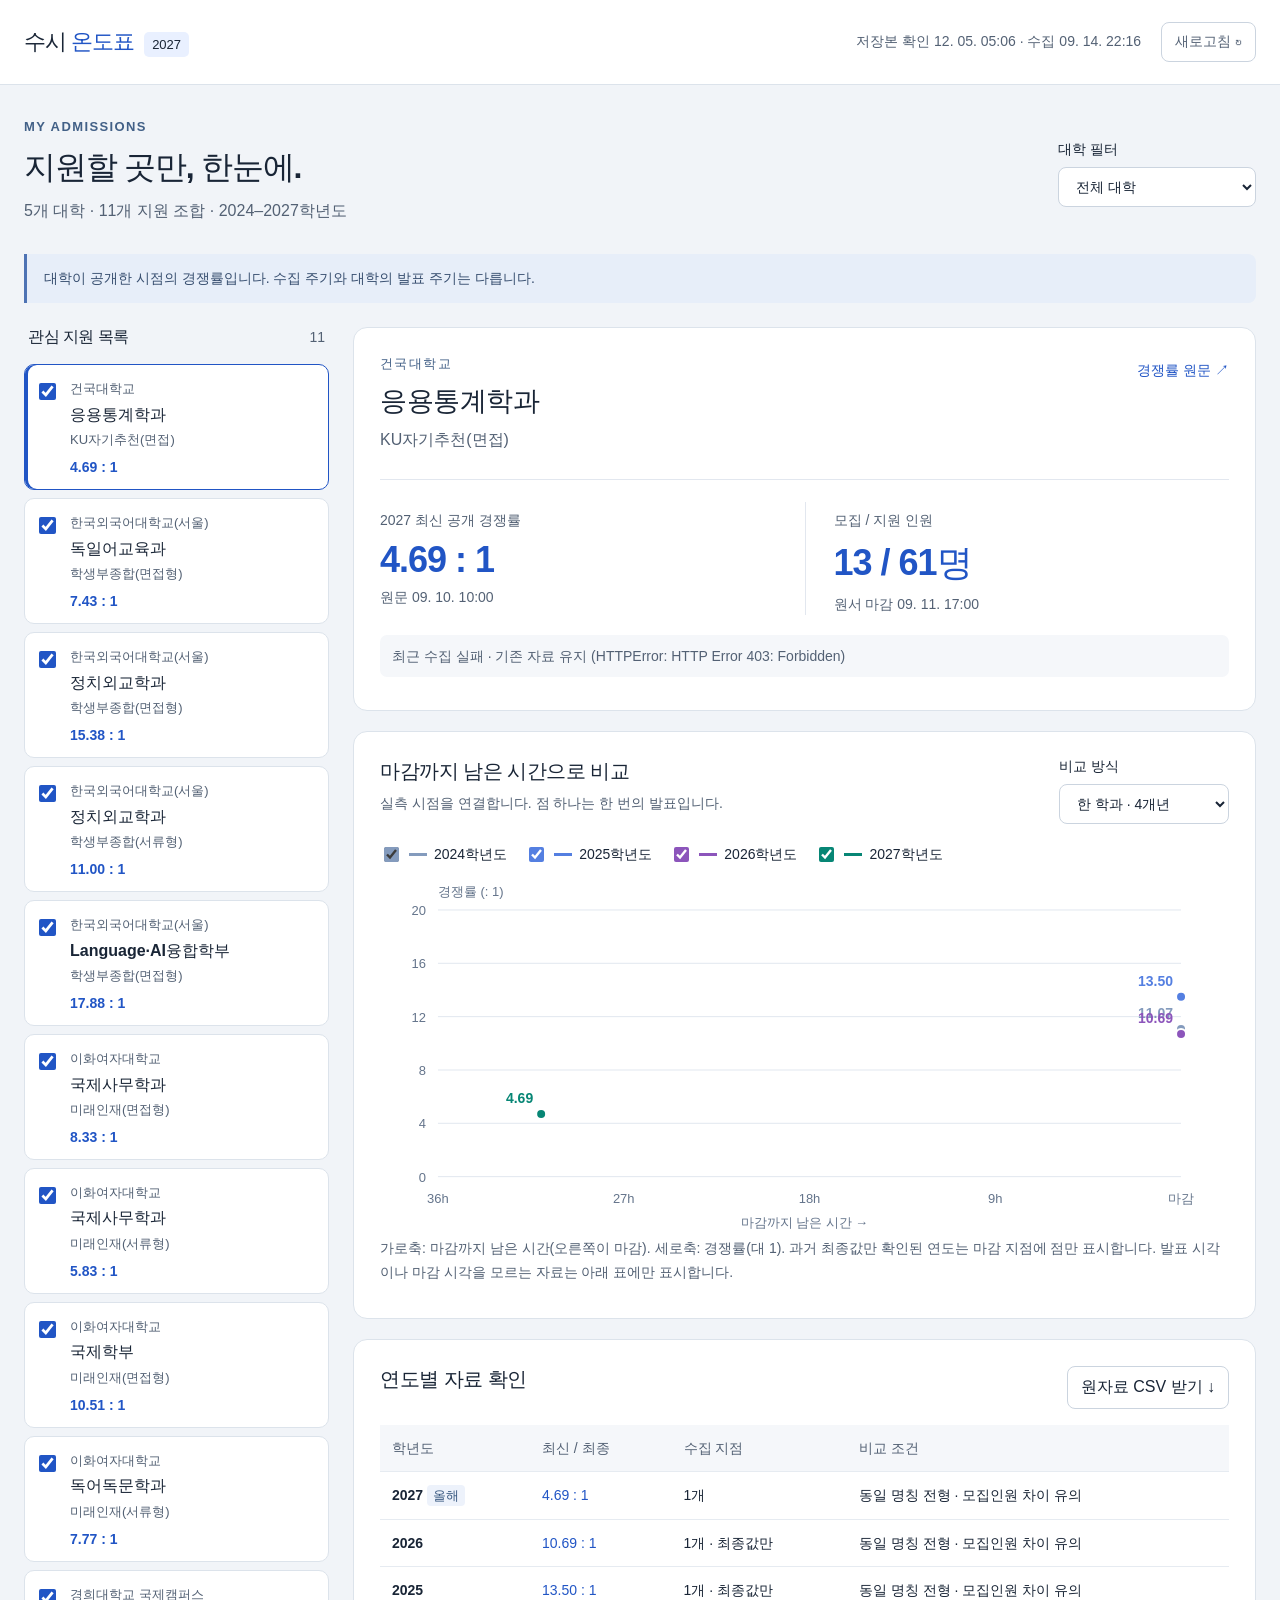
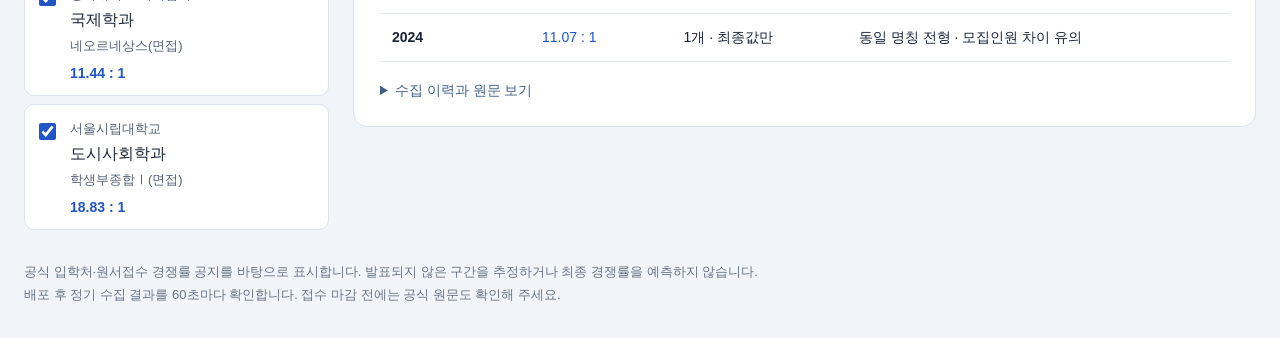
<file: site/index.html>
<!doctype html>
<html lang="ko"><head><meta charset="utf-8"><meta name="viewport" content="width=device-width,initial-scale=1"><meta name="description" content="관심 대학 11개 지원 조합의 수시 경쟁률과 연도별 추이 비교"><title>수시 온도표 · 2027 경쟁률</title><link rel="stylesheet" href="style.css"><script defer src="data.js"></script><script defer src="app.js"></script></head>
<body><header><a class="brand" href="./">수시 <b>온도표</b><span>2027</span></a><div class="header-right"><span id="refresh-status" role="status">저장 자료 불러오는 중</span><button id="refresh">새로고침 ↻</button></div></header>
<main><div class="heading"><div><p class="eyebrow">MY ADMISSIONS</p><h1>지원할 곳만, 한눈에.</h1><p>5개 대학 · 11개 지원 조합 · 2024–2027학년도</p></div><label class="school-label">대학 필터<select id="school"><option value="all">전체 대학</option></select></label></div>
<div class="notice" id="notice">대학이 공개한 시점의 경쟁률입니다. 수집 주기와 대학의 발표 주기는 다릅니다.</div>
<section class="workspace"><aside aria-label="지원 조합"><div class="aside-title"><h2>관심 지원 목록</h2><span id="count">11</span></div><div id="programs"></div></aside><div class="detail">
<section class="panel"><div class="detail-heading"><div><p id="university" class="eyebrow"></p><h2 id="department"></h2><p id="track"></p></div><a id="source" target="_blank" rel="noopener noreferrer">공식 원문 ↗</a></div><div class="metrics"><div><p>2027 최신 공개 경쟁률</p><strong id="ratio">—</strong><span id="source-time"></span></div><div><p>모집 / 지원 인원</p><strong id="counts">—</strong><span id="deadline"></span></div></div><p id="data-status" class="data-status"></p></section>
<section class="panel chart-panel"><div class="chart-heading"><div><h2>마감까지 남은 시간으로 비교</h2><p>실측 시점을 연결합니다. 점 하나는 한 번의 발표입니다.</p></div><label>비교 방식<select id="mode"><option value="years">한 학과 · 4개년</option><option value="programs">선택 학과 · 올해</option></select></label></div><div id="legend" class="legend"></div><div id="chart" class="chart"></div><p id="chart-note" class="small"></p></section>
<section class="panel"><div class="chart-heading"><h2>연도별 자료 확인</h2><button id="export">원자료 CSV 받기 ↓</button></div><div class="table-wrap"><table><thead><tr><th>학년도</th><th>최신 / 최종</th><th>수집 지점</th><th>비교 조건</th></tr></thead><tbody id="years"></tbody></table></div><details><summary>수집 이력과 원문 보기</summary><div class="table-wrap"><table><thead><tr><th>학년도</th><th>원문 발표 시각 (한국)</th><th>모집</th><th>지원</th><th>경쟁률</th><th>출처</th></tr></thead><tbody id="observations"></tbody></table></div></details></section>
</div></section><footer>공식 입학처·원서접수 경쟁률 공지를 바탕으로 표시합니다. 발표되지 않은 구간을 추정하거나 최종 경쟁률을 예측하지 않습니다.<br>배포 후 정기 수집 결과를 60초마다 확인합니다. 접수 마감 전에는 공식 원문도 확인해 주세요.</footer></main></body></html>
</file>
<file: site/style.css>
:root{font-family:Inter,Pretendard,"Noto Sans KR",-apple-system,BlinkMacSystemFont,"Segoe UI",sans-serif;color:#192536;background:#f1f4f8;font-size:16px;font-synthesis:none}*{box-sizing:border-box}body{margin:0}button,select{font:inherit;color:inherit;background:#fff;border:1px solid #cbd4df;border-radius:8px;padding:10px 13px;cursor:pointer}button:hover{border-color:#245ade;background:#f3f7ff}a{color:#2155c5;text-decoration:none}a:hover{text-decoration:underline}:focus-visible{outline:3px solid #2265ea;outline-offset:3px}header{display:flex;align-items:center;justify-content:space-between;padding:22px max(24px,calc((100vw - 1400px)/2));background:white;border-bottom:1px solid #dce3eb;gap:20px}.brand{color:#192536;font-size:22px;white-space:nowrap;letter-spacing:-1px}.brand b{color:#2155c5}.brand span{font-size:13px;letter-spacing:0;background:#e9f0ff;padding:5px 8px;margin-left:10px;border-radius:5px}.header-right{display:flex;gap:20px;align-items:center;font-size:14px;color:#536174}main{max-width:1448px;margin:auto;padding:32px 24px}.heading{display:flex;justify-content:space-between;align-items:center;gap:24px;margin-bottom:24px}h1{font-size:32px;letter-spacing:-1.2px;margin:8px 0}h2{font-size:20px;margin:0;letter-spacing:-.5px}p{margin:7px 0;color:#536174;line-height:1.6}.eyebrow{font-size:13px;font-weight:750;letter-spacing:1.4px;color:#426087;margin:0}.school-label,.chart-heading label{display:flex;gap:8px;flex-direction:column;font-size:14px;min-width:170px}.notice{font-size:14px;color:#384f70;background:#e7eef9;border-left:3px solid #4e73b4;padding:13px 17px;margin-bottom:24px;border-radius:0 8px 8px 0;line-height:1.6}.workspace{display:grid;grid-template-columns:305px minmax(0,1fr);gap:24px}aside{align-self:start}.aside-title{display:flex;justify-content:space-between;align-items:center;padding:0 4px 16px}.aside-title h2{font-size:16px}.aside-title span{font-size:14px;color:#536174}#programs{display:flex;flex-direction:column;gap:8px}.program{background:white;border:1px solid #dce3eb;border-radius:10px;padding:14px;display:grid;grid-template-columns:22px 1fr;gap:9px;align-items:start}.program.active{border-color:#2155c5;box-shadow:inset 3px 0 #2155c5}.program input{width:17px;height:17px;margin:4px 0;accent-color:#2155c5;cursor:pointer}.program button{border:0;background:none;border-radius:0;padding:0;text-align:left;width:100%}.program button:hover{background:none}.program small{display:block;font-size:13px;color:#536174;line-height:1.6}.program strong{display:block;font-size:16px;margin:4px 0;line-height:1.4}.program .pratio{font-size:14px;color:#2155c5;font-weight:700;display:block;margin-top:8px}.detail{display:flex;flex-direction:column;gap:20px}.panel{background:#fff;border:1px solid #dce3eb;border-radius:14px;padding:26px}.detail-heading{display:flex;justify-content:space-between;gap:16px;align-items:start}.detail-heading h2{font-size:27px;margin:8px 0}.detail-heading a{font-size:14px;white-space:nowrap;padding-top:8px}.metrics{display:grid;grid-template-columns:1fr 1fr;margin-top:20px;padding-top:22px;border-top:1px solid #e2e7ef}.metrics>div+div{border-left:1px solid #e2e7ef;padding-left:28px}.metrics strong{font-size:36px;display:block;font-weight:750;letter-spacing:-1px;color:#2155c5;margin:5px 0}.metrics p{font-size:14px}.metrics span{display:block;font-size:14px;color:#536174;line-height:1.6}.data-status{font-size:14px;background:#f5f7fa;padding:10px 12px;border-radius:7px;margin-top:20px}.chart-heading{display:flex;justify-content:space-between;align-items:start;gap:16px}.chart-heading p{font-size:14px}.chart{width:100%;overflow-x:auto;margin-top:15px}.chart svg{display:block;width:100%;min-width:540px;height:auto}.legend{display:flex;gap:10px 18px;flex-wrap:wrap;margin-top:20px}.legend label{display:flex;gap:7px;align-items:center;font-size:14px;cursor:pointer}.legend input{accent-color:var(--line);width:15px;height:15px}.swatch{width:18px;height:3px;background:var(--line);display:inline-block}.small{font-size:14px;line-height:1.7}.table-wrap{overflow:auto}table{width:100%;border-collapse:collapse;text-align:left;font-size:14px;margin-top:16px;line-height:1.6}th{color:#536174;font-weight:500;background:#f5f7fa;white-space:nowrap}th,td{padding:12px;border-bottom:1px solid #e6ebf1}td:nth-child(2){font-variant-numeric:tabular-nums}.badge{background:#edf2fb;color:#395981;border-radius:4px;padding:3px 6px;font-size:13px}details{margin-top:20px}summary{cursor:pointer;font-size:14px;color:#426087}footer{margin-top:30px;color:#687586;font-size:13px;line-height:1.8}.empty{border:1px dashed #cbd4df;border-radius:9px;text-align:center;padding:50px 20px;min-height:260px;display:grid;place-content:center;color:#536174}.empty strong{color:#263e60;margin-bottom:10px}.warning{color:#945214}@media(max-width:1000px){.workspace{grid-template-columns:260px minmax(0,1fr)}.panel{padding:20px}.metrics strong{font-size:29px}.chart-heading{flex-wrap:wrap}}@media(max-width:760px){header{padding:17px 18px;align-items:start}.header-right{gap:8px;flex-direction:column;align-items:end}#refresh-status{font-size:12px;max-width:170px;text-align:right}main{padding:24px 16px}h1{font-size:27px}.heading{align-items:start;flex-direction:column;gap:12px}.school-label{width:100%}.workspace{grid-template-columns:1fr;gap:22px}#programs{display:grid;grid-template-columns:repeat(2,minmax(0,1fr));max-height:320px;overflow:auto;padding:2px}.program{padding:10px;gap:5px}.program strong{font-size:15px}.panel{padding:18px}.detail-heading{flex-wrap:wrap}.detail-heading h2{font-size:24px}.metrics>div+div{padding-left:14px}.metrics strong{font-size:27px}.chart-heading h2{font-size:18px}.chart-panel{padding:18px 10px}.chart-heading,.legend,.chart-panel>.small{margin-left:8px;margin-right:8px}.chart svg{min-width:520px}th,td{padding:10px 8px;min-width:75px}}
</file>
